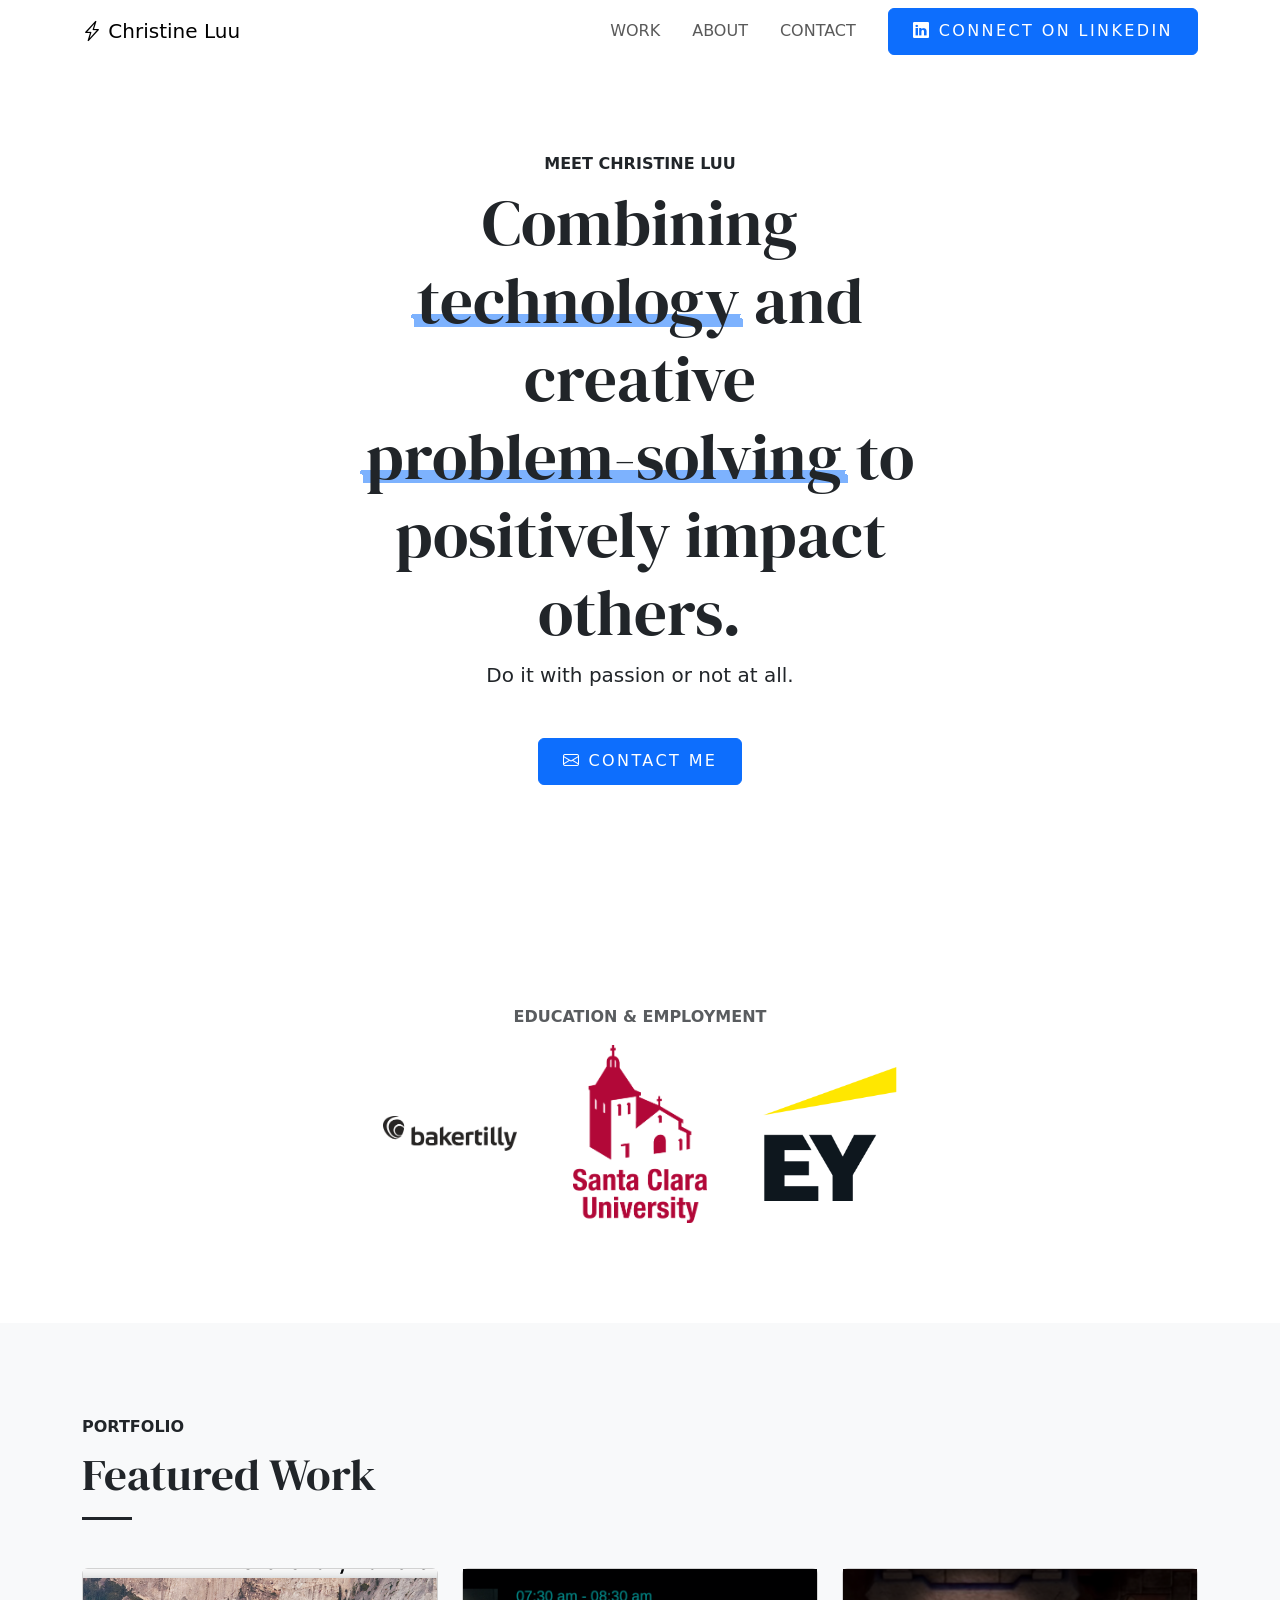
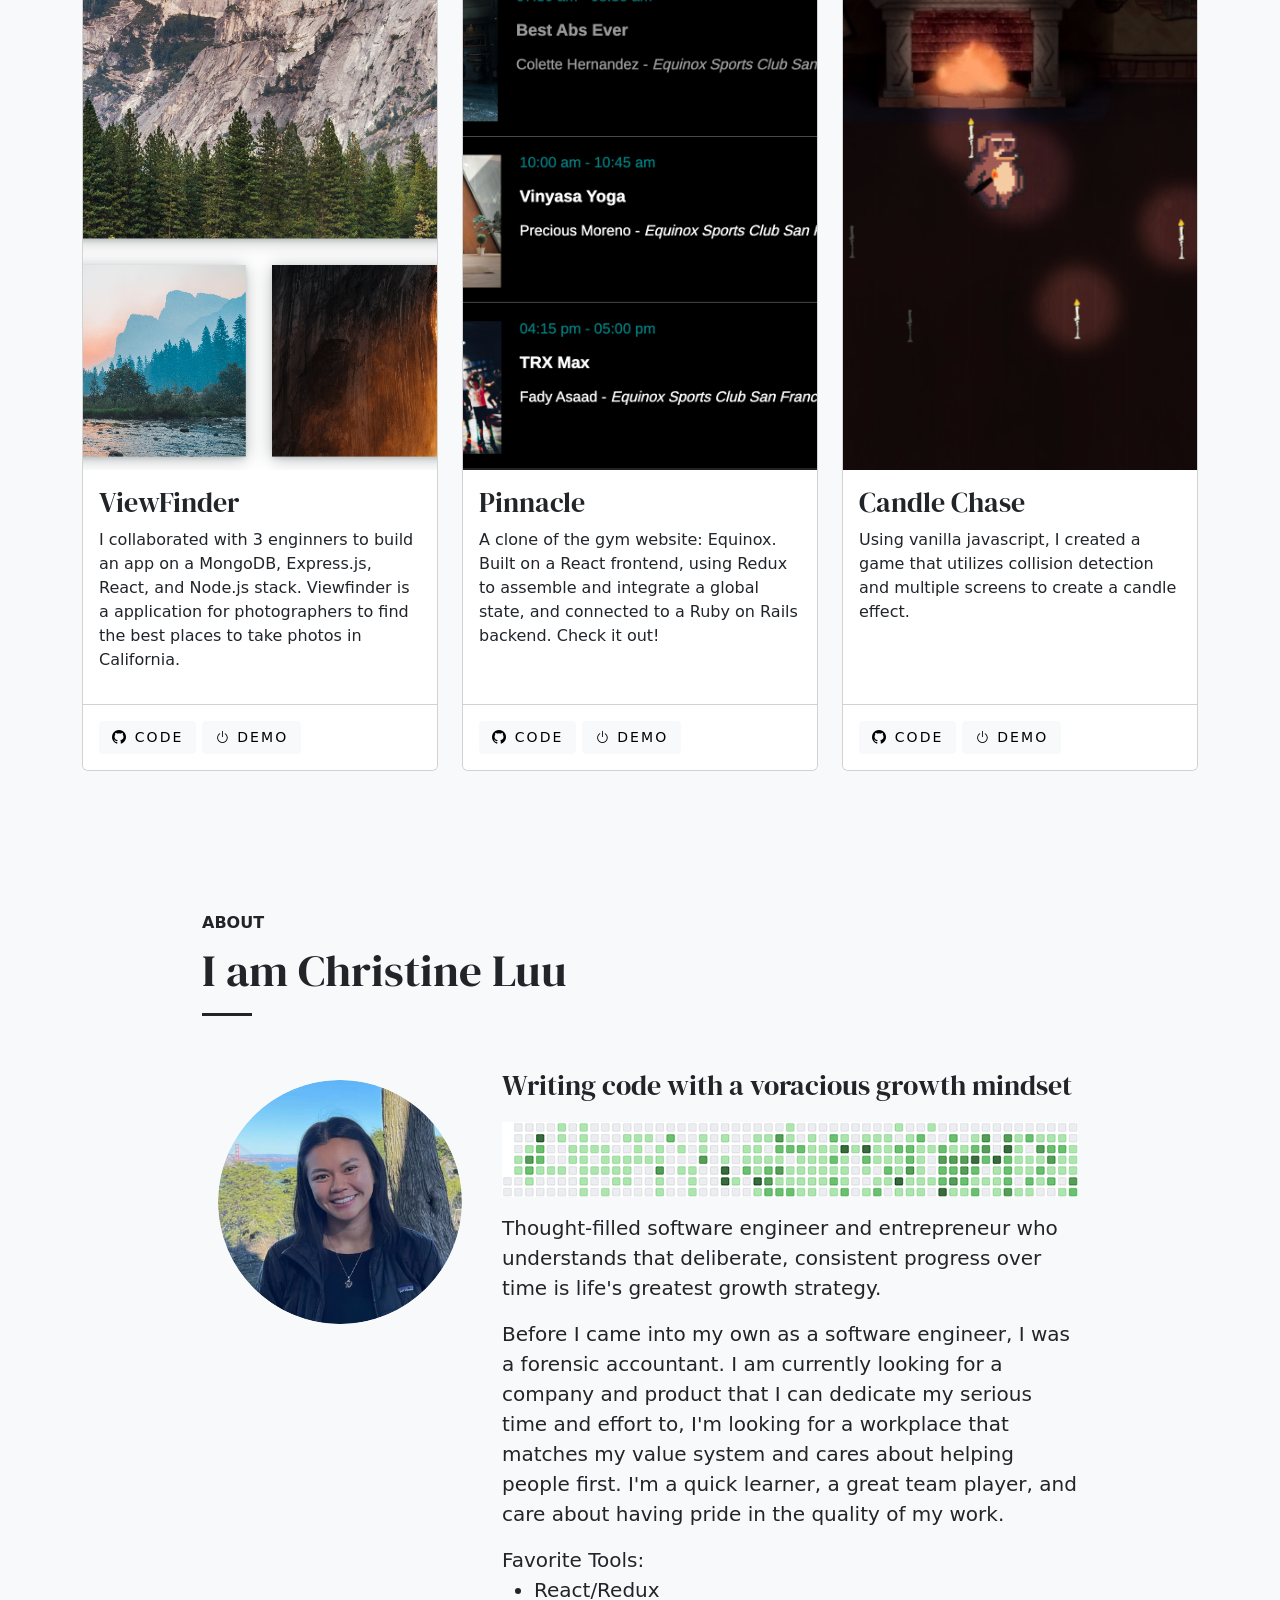
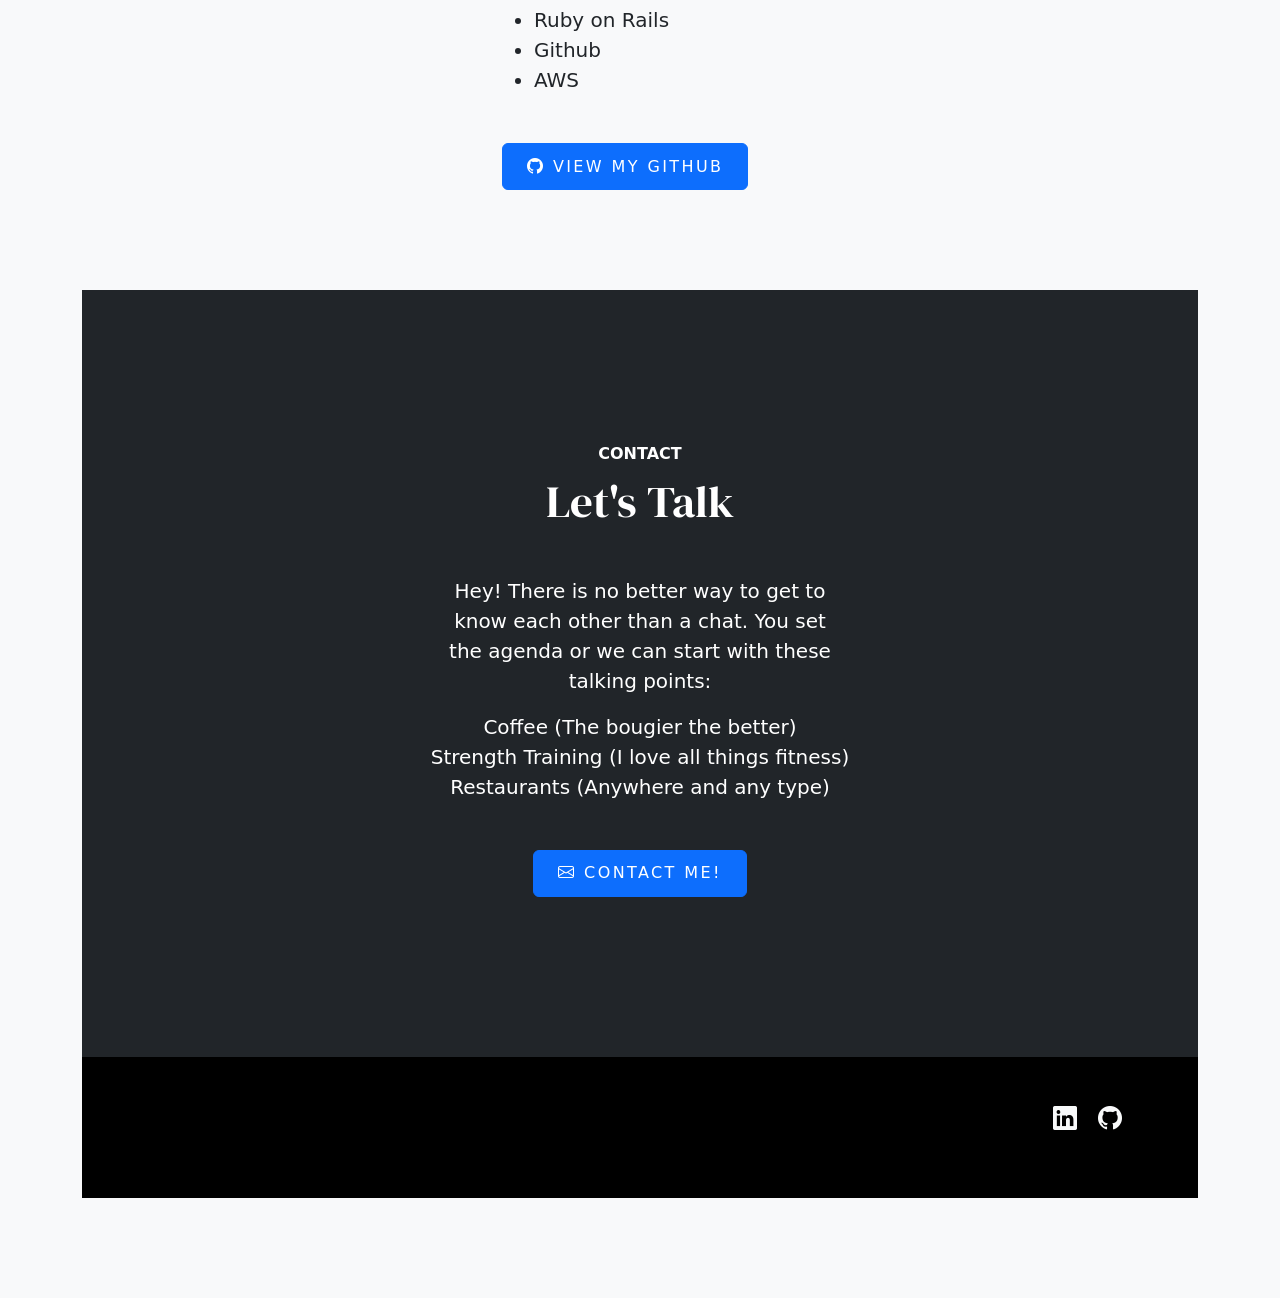
<file: portfolio-template/index.html>
<!DOCTYPE html>
<html>
<head>
  <title>Christine Luu: software engineer</title>

  <link href="https://cdn.jsdelivr.net/npm/bootstrap@5.1.0/dist/css/bootstrap.min.css" rel="stylesheet" integrity="sha384-KyZXEAg3QhqLMpG8r+8fhAXLRk2vvoC2f3B09zVXn8CA5QIVfZOJ3BCsw2P0p/We" crossorigin="anonymous">
  <link rel="stylesheet" href="https://cdn.jsdelivr.net/npm/bootstrap-icons@1.5.0/font/bootstrap-icons.css">
  <link href="style.css" rel="stylesheet">

  <script src="https://cdn.jsdelivr.net/npm/bootstrap@5.1.0/dist/js/bootstrap.bundle.min.js" integrity="sha384-U1DAWAznBHeqEIlVSCgzq+c9gqGAJn5c/t99JyeKa9xxaYpSvHU5awsuZVVFIhvj" crossorigin="anonymous"></script>

</head>
<body>
  <nav class="navbar navbar-expand-lg bg-white navbar-light fixed-top">
    <div class="container">
      <a class="navbar-brand" href="#"><i class="bi-lightning-charge"></i> Christine Luu</a>
      
      <button class="navbar-toggler" type="button" data-bs-toggle="collapse" data-bs-target="#navbarSupportedContent" aria-controls="navbarSupportedContent" aria-expanded="false" aria-label="Toggle navigation">
        <span class="navbar-toggler-icon"></span>
      </button>

      <div class="collapse navbar-collapse" id="navbarSupportedContent">
        <ul class="navbar-nav ms-auto mb-2 mb-lg-0 me-3">
          <li class="nav-item">
            <a class="nav-link" href="#portfolio">Work</a>
          </li>
          <li class="nav-item">
            <a class="nav-link" href="#about">About</a>
          </li>
          <!-- <li class="nav-item">
            <a class="nav-link" href="#testimonials">Testimonials</a>
          </li> -->
          <li class="nav-item">
            <a class="nav-link" href="#contact">Contact</a>
          </li>
        </ul>

        <a target='_blank' href='https://www.linkedin.com/in/christineeluu/' class='btn btn-primary'><i class="bi-linkedin"></i> Connect on Linkedin</a>
        <!-- <a  target='_blank' href='https://calendly.com/morganjlopes/call' class='btn btn-primary'><i class="bi-calendar-event"></i> Schedule a Call</a> -->
        <!-- <a href='#' class='btn btn-primary'><i class="bi-download"></i> Download Resume</a> -->
        <!-- <a href='mailto:' class='btn btn-primary'><i class="bi-envelope"></i> Send Email</a> -->
      </div>
    </div>
  </nav>

  <header class='text-center p-section'>
    <div class='container-fluid'>
      <div class='row'>
        <div class='col-md-6 offset-md-3'>
          <sup>Meet Christine Luu</sup>
          <h1>Combining <span class='marker-highlight'>technology</span> and creative <span class='marker-highlight'>problem-solving</span> to positively impact others.</h1>
          <p class='lead mb-5'>Do it with passion or not at all.</p>

          <a target='_blank' href='mailto: christine.e.luu@gmail.com' class='btn btn-primary'><i class="bi-envelope"></i> Contact Me</a>
          <!-- <a  target='_blank' href='https://calendly.com/morganjlopes/call' class='btn btn-primary'><i class="bi-calendar-event"></i> Schedule a Call</a> -->
          <!-- <a href='#' class='btn btn-primary'><i class="bi-download"></i> Download Resume</a> -->
          <!-- <a href='mailto:' class='btn btn-primary'><i class="bi-envelope"></i> Send Email</a> -->
        </div>
      </div>
    </div>
  </header>

  <section id='company' class='p-section'>
    <div class='container text-center'>
      <label class='sup mb-3 text-muted'>Education & Employment</label>

      <div class='row justify-content-center d-flex align-items-center'>
        <div class='col-2'>
          <img src="img/logo-bakertilly.png" class='px-3'>
        </div>
        <div class='col-2'>
          <img src="img/logo-scu.png" class='px-3'>
        </div>
        <div class='col-2'>
          <img src="img/logo-ey.png" class='px-3'>
        </div>
      </div>
    </div>
  </section>

  <section id='portfolio' class='p-section bg-light'>
    <div class='container'>
      <sup>Portfolio</sup>
      <h2 class='mb-5 underline'>Featured Work</h2>

      <div class='row mb-5'>
        <div class='col-sm-4'>
          <div class='card h-100'>
            <div class='background-image' style='background-image: url(img/viewfinder-pic.png)'>
              <img src='img/spacer-portrait.png'>
            </div>
            <div class='card-body'>

              <h3>ViewFinder</h3>
              <p class='mb-3'>I collaborated with 3 enginners to build an app on a MongoDB, Express.js, React, and Node.js stack. Viewfinder is a application for photographers to find the best places to take photos in California. </p>
              
            </div>
            <div class='card-footer'>
              <a href='https://github.com/mmrector8/ViewFinder' class='btn btn-sm btn-light'><i class="bi-github"></i> Code</a>
              <a href='https://viewfinder.onrender.com/' class='btn btn-sm btn-light'><i class="bi-power"></i> Demo</a>
              <!-- <a href='#' class='btn btn-sm btn-primary float-end'><i class="bi-play-fill"></i> Watch</a> -->
            </div>
          </div>
        </div>

        <div class='col-sm-4'>
          <div class='card h-100'>
            <div class='background-image' style='background-image: url(img/pinnacle.png)'>
              <img src='img/spacer-portrait.png'>
            </div>
            <div class='card-body'>

              <h3>Pinnacle</h3>
              <p class='mb-3'>A clone of the gym website: Equinox. Built on a React frontend, using Redux to assemble and integrate a global state, and connected to a Ruby on Rails backend. Check it out!</p>
              

            </div>
            <div class='card-footer'>
              <a href='https://github.com/celuu/Pinnacle' class='btn btn-sm btn-light'><i class="bi-github"></i> Code</a>
              <a href='https://pinnacle-nd0f.onrender.com/' class='btn btn-sm btn-light'><i class="bi-power"></i> Demo</a>
              <!-- <a href='#' class='btn btn-sm btn-primary float-end'><i class="bi-play-fill"></i> Watch</a> -->
            </div>
          </div>
        </div>

        <div class='col-sm-4'>
          <div class='card h-100'>
            <div class='background-image' style='background-image: url(img/candlechase.png)'>
              <img src='img/spacer-portrait.png'>
            </div>
            <div class='card-body'>

              <h3>Candle Chase</h3>
              <p class='mb-3'>Using vanilla javascript, I created a game that utilizes collision detection and multiple screens to create a candle effect. </p>

            </div>
            <div class='card-footer'>
              <a href='https://github.com/celuu/CandleChase' class='btn btn-sm btn-light'><i class="bi-github"></i> Code</a>
              <a href='https://celuu.github.io/CandleChase/' class='btn btn-sm btn-light'><i class="bi-power"></i> Demo</a>
              <!-- <a href='#' class='btn btn-sm btn-primary float-end'><i class="bi-play-fill"></i> Watch</a> -->
            </div>
          </div>
        </div>
      </div>

      <!-- <h3 class='pt-3'>Other Clients and Past Projects</h3>
      <div class='row'>
        <div class='col-sm-5'>
          <p class='pb-3 lead'>These items are a collection of companies I've worked with, projects I've undertaken, and products I've helped launch. They include things like:</p> -->
<!-- 
          <ul class='lead'>
            <li>Brochure Websites</li>
            <li>User Experience Design</li>
            <li>App Development</li>
            <li>Go to Market Strategy</li>
            <li>MVP Design and Implementation</li>
          </ul>
        </div>
        <div class='col-sm-7'>

          <ul class='text-center list-inline w-md ms-auto me-auto'>
            <li class='list-inline-item'>
              <a href='https://hypepotamus.com/featured-events/startup-picture-day-summer-2019/' target='_blank' class='btn'>Startup Picture Day</a>
            </li>
            <li class='list-inline-item'>
              <a href='https://www.trustsandcastle.com/' target='_blank' class='btn'>Sandcastle</a>
            </li>
            <li class='list-inline-item'>
              <a href='https://www.shift.org/' target='_blank' class='btn'>Shift.org</a>
            </li>
            <li class='list-inline-item'>
              <a href='https://app.jsmoneycoach.com/' target='_blank' class='btn'>JSMoney Coach</a>
            </li>
            <li class='list-inline-item'>
              <a href='https://newstorycharity.org/' target='_blank' class='btn'>New Story</a>
            </li>
            <li class='list-inline-item'>
              <a href='https://www.feefavor.com/' target='_blank' class='btn'>FeeFavor</a>
            </li>
            <li class='list-inline-item'>
              <a href='https://www.dailylectio.net/' target='_blank' class='btn'>DailyLectio</a>
            </li>
            <li class='list-inline-item'>
              <a href='https://simplygrants.com/' target='_blank' class='btn'>Simply Grants</a>
            </li>
            <li class='list-inline-item'>
              <a href='https://www.cimienta.com/' target='_blank' class='btn'>Cimienta</a>
            </li>
            <li class='list-inline-item'>
              <a href='https://www.investatlanta.com/' target='_blank' class='btn'>Invest Atlanta</a>
            </li>
            <li class='list-inline-item'>
              <a href='https://loveatlanta.com/serve' target='_blank' class='btn'>Love Atlanta</a>
            </li>
            <li class='list-inline-item'>
              <a href='https://www.blackgirlventures.org/' target='_blank' class='btn'>Black Girl Ventures</a>
            </li>
            <li class='list-inline-item'>
              <a href='https://northpoint.org/' target='_blank' class='btn'>North Point Church</a>
            </li>
            <li class='list-inline-item'>
              <a href='https://www.louiegiglio.com/' target='_blank' class='btn'>Louie Giglio</a>
            </li>
            <li class='list-inline-item'>
              <a href='https://mattredman.com/' target='_blank' class='btn'>Matt Redman</a>
            </li>
            <li class='list-inline-item'>
              <a href='https://passioncitychurch.com/' target='_blank' class='btn'>Passion City Church</a>
            </li>
            <li class='list-inline-item'>
              <a href='https://passionconferences.com/' target='_blank' class='btn'>Passion Conference</a>
            </li>
          </ul>
        </div>
      </div>
    </div>
  </section> -->

  <section id='about' class='p-section'>
    <div class='container container-lg'>
      <sup>About</sup>
      <h2 class='mb-5 underline'>I am Christine Luu</h2>

      <div class='row flex-row'>
        <div class='col-sm-4'>
          <div class='p-3 sticky-top' style='top: 85px;'>
            <img src="img/headshot.png" class='circle mb-3'>

            <ul class='list-inline mb-0 text-center'>
              <li class='list-inline-item h4 mb-0 me-3'>
                <a href='https://www.linkedin.com/in/christineeluu/' target='_blank' class='text-light'>
                  <i class="bi-linkedin"></i>
                </a>
              </li>
              <li class='list-inline-item h4 mb-0 me-3'>
                <a href='https://github.com/celuu' target='_blank' class='text-light'>
                  <i class="bi-github"></i>
                </a>
              </li>
              <!-- <li class='list-inline-item h4 mb-0 me-3'>
                <a href='https://twitter.com/MorganJLopes' target='_blank' class='text-light'>
                  <i class="bi-twitter"></i>
                </a>
              </li> -->
              <!-- <li class='list-inline-item h4 mb-0 me-3'>
                <a href='https://www.instagram.com/morganjlopes/' target='_blank' class='text-light'>
                  <i class="bi-instagram"></i>
                </a>
              </li> -->
              <!-- <li class='list-inline-item h4 mb-0 me-3'>
                <a href='https://www.morganjlopes.com/' target='_blank' class='text-light'>
                  <i class="bi-rss"></i>
                </a>
              </li> -->
            </ul>
          </div>
        </div>
        <div class='col-sm-8'>
          <blockquote>Writing code with a voracious growth mindset</blockquote>

          <img src="img/github-activity.png" class='mb-3'>

          <p class='lead'>Thought-filled software engineer and entrepreneur who understands that deliberate, <span class='marker-highlight'>consistent progress</span> over time is life's greatest growth strategy.</p>
          <p class='lead'>Before I came into my own as a software engineer, I was a forensic accountant. 
            I am currently looking for a company and product that I can dedicate my serious time and effort to, I'm looking for a
            workplace that matches my value system and cares about helping people first. I'm a quick learner, a great team player,
            and care about having pride in the quality of my work.
          </p>
          
          <p class='lead mb-0'>Favorite Tools:</p>

          <ul class='lead'>
            <li><span class='marker-highlight'>React/Redux</span></li>
            <li>Ruby on Rails</li>
            <li>Github</li>
            <li>AWS</li>
          </ul>

          <div class='mt-5'>
            <a target='_blank' href='https://github.com/celuu' class='btn btn-primary'><i class="bi-github"></i> View my Github</a>
            <!-- <a  target='_blank' href='https://calendly.com/morganjlopes/call' class='btn btn-primary'><i class="bi-calendar-event"></i> Schedule a Call</a> -->
            <!-- <a href='#' class='btn btn-primary'><i class="bi-download"></i> Download Resume</a> -->
            <!-- <a href='mailto:' class='btn btn-primary'><i class="bi-envelope"></i> Send Email</a> -->
          </div>
        </div>
      </div>
    </div>
  </section>

  <!-- <section id='testimonials' class='p-section'>
    <div class='container'>
      <sup>Testimonials</sup>
      <h2 class='mb-5 underline'>Kind Words<br>from Great People</h2>

      <div class='row'>
        <div class='col-sm-4'>
          <div class='p-3'>
            <div class=''>
              <blockquote class='quotation'>“Final product <span class='marker-highlight'>exceeded</span> my expectations”</blockquote>
              <p class='lead'>We worked on both a website and then later on a companion iOS App. Great to work with, easy communications, and the final product exceeded my expectations.</p>
            </div>
            <div class=''>
              <img src="img/testimonial-scott.jpeg" class='circle testimonial-image'>
              <h3 class='pt-3'>Scott</h3>
              <em>Web, iOS, and Android App</a></em>
            </div>
          </div>
        </div>

        <div class='col-sm-4'>
          <div class='p-3'>
            <div class=''>
              <blockquote class='quotation'>“Doing great things by helping build strong minds”</blockquote>
              <p class='lead'>Morgan Lopes is a man doing great things by helping build strong minds ready for the dynamic world of problem solving. In a time where pedagogical learning seems to be fading, Morgan steps in to bring <span class='marker-highlight'>confidence</span> to future developers and problem solvers willing to listen!</p>
            </div>
            <div class=''>
              <img src="img/testimonial-one.png" class='circle testimonial-image'>
              <h3 class='pt-3'>Code School Student</h3>
              <em>Presentation Feedback</em>
            </div>
          </div>
        </div>

        <div class='col-sm-4'>
          <div class='p-3'>
            <div class=''>
              <blockquote class='quotation'>“Transparent, professional, and good...”</blockquote>
              <p class='lead'>Great to work with. <span class='marker-highlight'>Transparent</span>, professional, and good at it. I would recommend to anyone.</p>
            </div>
            <div class=''>
              <img src="img/testimonial-jennifer.jpeg" class='circle testimonial-image'>
              <h3 class='pt-3'>Jennifer</h3>
              <em>Three Sided Marketplace</em>
            </div>
          </div>
        </div>
      </div>

    </div>
  </section> -->
<!-- 
  <section class='bg-dark text-white section-inverse'>
    <div class='container'>
      <div class='bg-primary p-5 card'>
        <h2 class='mb-5 text-center underline'>Shipping More Than Code</h2>
        
        <div class='row'>
          <div class='col-sm-4'>
            <h3><i class="bi-pen me-2"></i> Popular Writings</h3>
            <ul>
              <li>
                <a target='_blank' href='https://www.morganjlopes.com/annual-reflection-framework/' class='text-white'>Annual Reflection Framework</a>
              </li>
              <li>
                <a target='_blank' href='https://www.morganjlopes.com/bringing-humanity-back-to-email/' class='text-white'>Bringing Humanity Back to Email</a>
              </li>
              <li>
                <a target='_blank' href='https://www.morganjlopes.com/work-life-harmony/' class='text-white'>Work Life Harmony</a>
              </li>
              <li>
                <a target='_blank' href='https://medium.com/tenrocket/web-and-mobile-app-sitemap-643b60b0343e' class='text-white'>Web and Mobile App Sitemap</a>
              </li>
              <li>
                <a target='_blank' href='https://medium.com/polar-notion/building-a-blueprint-for-your-idea-5acad1bfb6b7' class='text-white'>Building a Blueprint for your Idea</a>
              </li>
              <li>
                <a target='_blank' href='https://medium.com/polar-notion/how-to-launch-an-idea-in-1-month-398c54d116b9' class='text-white'>How to Launch an Idea in One Month</a>
              </li>
            </ul>
          </div>
          <div class='col-sm-4'>
            <h3><i class="bi-megaphone me-2"></i> Podcast Interviews</h3>
            <ul>
              <li>
                <a target='_blank' href='https://podcast.nonprofitmegaphone.com/622294/8188617-morgan-lopes-at-new-story' class='text-white'>Methods and Mindsets with CTO at New Story</a>
              </li>
              <li>
                <a target='_blank' href='https://shrimptankpodcast.com/ep-152-morgan-lopes-process-optimization/' class='text-white'>Process Optimization</a>
              </li>
              <li>
                <a target='_blank' href='https://www.iheart.com/podcast/269-the-second-mile-47831491/episode/1-3-creating-a-successful-human-centered-business-49175425/' class='text-white'>Creating a Human-Centered Business</a>
              </li>
              <li>
                <a target='_blank' href='https://www.audible.com/pd/Using-Tech-for-Good-Podcast/B098PXTJHW' class='text-white'>Using Tech for Good</a>
              </li>
              <li>
                <a target='_blank' href='https://www.audacy.com/podcasts/2-minute-talk-tips-23509/ep-129-medieval-times-to-ceo-with-morgan-lopes-96455297' class='text-white'>From Medieval Times to CEO</a>
              </li>
            </ul>
          </div>
          <div class='col-sm-4'>
            <h3><i class="bi-tools me-2"></i> Resources</h3>
            <ul>
              <li>
                <a target='_blank' href='https://www.codeschoolguide.com/book/' class='text-white'>Code School Book</a>
              </li>
              <li>
                <a target='_blank' href='http://polarnotion.github.io/turntable/' class='text-white'>Turntable.js</a>
              </li>
              <li>
                <a target='_blank' href='http://polarnotion.github.io/hamsterwheel' class='text-white'>Hamsterwheel.js</a>
              </li>
              <li>
                <a target='_blank' href='http://polarnotion.github.io/scroll-plugin' class='text-white'>Scrollmptious.js</a>
              </li>
              <li>
                <a target='_blank' href='https://polarnotion.github.io/starwarsintro/' class='text-white'>StarWarsIntro.css</a>
              </li>
            </ul>
          </div>
        </div>
      </div>
    </div>
  </section> -->

  <section id='contact' class='p-section-lg bg-dark text-white'>
    <div class='container container-lg text-center'>

      <sup>Contact</sup>
      <h2 class='mb-5'>Let's Talk</h2>

      <p class='w-sm ms-auto me-auto lead'>Hey! There is no better way to get to know each other than a chat. You set the agenda or we can start with these talking points:</p>

      <ul class='list-unstyled lead'>
        <li>Coffee (The bougier the better)</li>
        <li>Strength Training (I love all things fitness)</li>
        <li>Restaurants (Anywhere and any type)</li>
      </ul>

      <div class='mt-5'>
        <a target='_blank' href='mailto: christine.e.luu@gmail.com' class='btn btn-primary'><i class="bi-envelope"></i> Contact Me!</a>
        <!-- <a  target='_blank' href='https://calendly.com/morganjlopes/call' class='btn btn-primary'><i class="bi-calendar-event"></i> Schedule a Call</a> -->
        <!-- <a href='#' class='btn btn-primary'><i class="bi-download"></i> Download Resume</a> -->
        <!-- <a href='mailto:' class='btn btn-primary'><i class="bi-envelope"></i> Send Email</a> -->
      </div>
    </div>
  </section>

  <footer class='bg-black p-5 text-white'>
    <div class='container'>
      <div class='row'>
        <div class='col-sm-6'>
          <!-- <p>
            Built on <a href='https://getbootstrap.com/' target='_blank' class='text-white'>Bootstrap</a> and Developed by <a href='https://www.morganjlopes.com/' target='_blank' class='text-white'>Morgan J Lopes</a>
          </p> -->
        </div>

        <div class='col-sm-6'>
          <ul class='list-inline float-end'>
            <li class='list-inline-item h4 mb-0 me-3'>
              <a href='https://www.linkedin.com/in/christineeluu/' target='_blank' class='text-light'>
                <i class="bi-linkedin"></i>
              </a>
            </li>
            <li class='list-inline-item h4 mb-0 me-3'>
              <a href='https://github.com/celuu' target='_blank' class='text-light'>
                <i class="bi-github"></i>
              </a>
            </li>
            <!-- <li class='list-inline-item h4 mb-0 me-3'>
              <a href='https://twitter.com/MorganJLopes' target='_blank' class='text-light'>
                <i class="bi-twitter"></i>
              </a>
            </li>
            <li class='list-inline-item h4 mb-0 me-3'>
              <a href='https://www.instagram.com/morganjlopes/' target='_blank' class='text-light'>
                <i class="bi-instagram"></i>
              </a>
            </li>
            <li class='list-inline-item h4 mb-0 me-3'>
              <a href='https://www.morganjlopes.com/' target='_blank' class='text-light'>
                <i class="bi-rss"></i>
              </a>
            </li> -->
          </ul>
        </div>
      </div>
    </div>
  </footer>

  <!-- <div class="toast show position-fixed" role="alert" aria-live="assertive" aria-atomic="true">
    <div class="toast-header">
      <strong class="me-auto">Pst, Checkout this Freebie!</strong>
      <button type="button" class="btn-close" data-bs-dismiss="toast" aria-label="Close"></button>
    </div>
    <div class="toast-body">
      <p>My personal portfolio is actually a <a href='https://github.com/morganjlopes/portfolio-template' class='text-dark' target='_blank'>free, open-source portfolio</a> template I built for early-stage engineers.</p>

      <a href='https://github.com/morganjlopes/portfolio-template' target='_blank' class='btn btn-outline-primary btn-sm'>Check it out!</a>
    </div>
  </div> -->

  <svg xmlns="//www.w3.org/2000/svg" version="1.1" class="svg-filters" style="display:none;">
    <defs>
      <filter id="marker-shape">
        <feTurbulence type="fractalNoise" baseFrequency="0 0.15" numOctaves="1" result="warp" />
        <feDisplacementMap xChannelSelector="R" yChannelSelector="G" scale="30" in="SourceGraphic" in2="warp" />
      </filter>
    </defs>
  </svg>
</body>
</html>
</file>
<file: portfolio-template/style.css>
@import url('https://fonts.googleapis.com/css2?family=DM+Serif+Display:ital@0;1&display=swap');

h1, .h1,
h2, .h2,
h3, .h3,
h4, .h4,
blockquote {
  font-family: 'DM Serif Display', serif;
}

h1, .h1 {
  font-size: 65px;
}

h2, .h2 {
  font-size: 45px;
}

img {
  max-width: 100%;
}

blockquote {
  font-size: 28px;
}

sup, .sup {
  text-transform: uppercase;
  font-weight: 600;
  font-size: 16px;
}

.underline::after {
  content: ' ';
  border-bottom: 3px solid;
  position: relative;
  display: block;
  width: 50px;
  padding-top: 1rem;
}

.toast {
  bottom: 1rem;
  right: 1rem;
}

.underline.text-center::after {
  margin-left: auto;
  margin-right: auto;
}

.section-inverse {
  margin-top: 180px;
  padding: 1px 0px;
}

.section-inverse > div {
  margin-top: -180px;
}

.card-footer {
  background-color: white;
  padding: 1rem 1rem;
}

.background-image {
  background-position: center center;
  background-size: cover;
}

.navbar-light .navbar-nav .nav-link {
  text-transform: uppercase;
  padding-right: 1rem;
  padding-left: 1rem;
}

.circle {
  border-radius: 500px;
}

header.p-section {
  padding: 160px 0px 120px;
}

.p-section {
  padding: 100px 0px;
}

.p-section-lg {
  padding: 160px 0px;
}

.container-lg {
  max-width: 900px;
}

.w-md {
  max-width: 600px;
}

.w-sm {
  max-width: 400px;
}

.btn {
  letter-spacing: .15em;
  text-transform: uppercase;
  padding: .65rem 1.5rem;
}

.btn-group-lg>.btn, .btn-lg {
  padding: .75rem 2rem;
}

.btn-group-sm>.btn, .btn-sm {
  padding: .30rem .75rem;
}

.testimonial-item {
  max-width: 800px;
  padding: 40px;
}

.testimonial-item:nth-child(even) {
  margin-left: auto;
}

.testimonial-image {
  max-width: 100px;
  float: left;
  margin-right: 25px;
}

.marker-highlight {
  position: relative;
  display: inline-block;
}

.marker-highlight:before {
  content: "";
  background-color: #0b6efd87;
  width: 102%;
  height: 0.2em;
  position: absolute;
  z-index: -2;
  filter: url(#marker-shape);
  left: -0.05em;
  padding: 0 0.25em;
  bottom: 0.2em;
}
</file>
